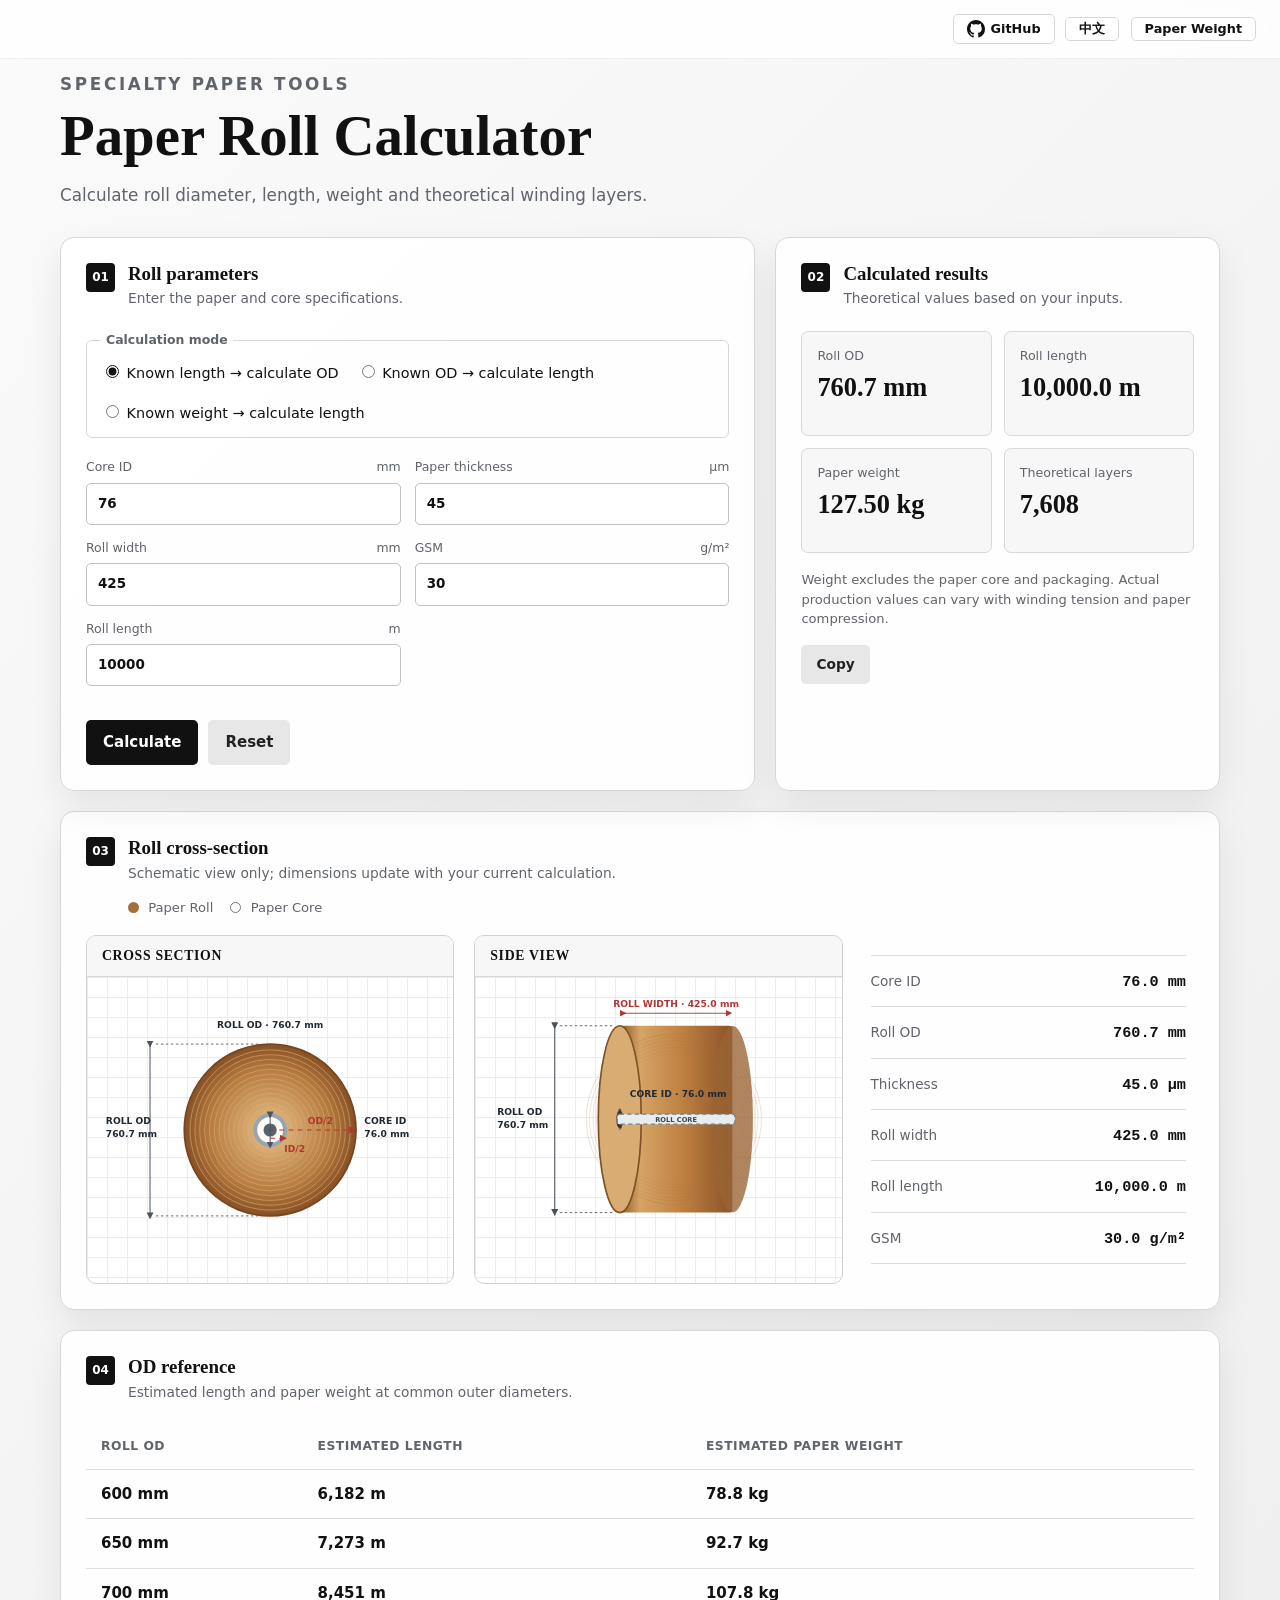
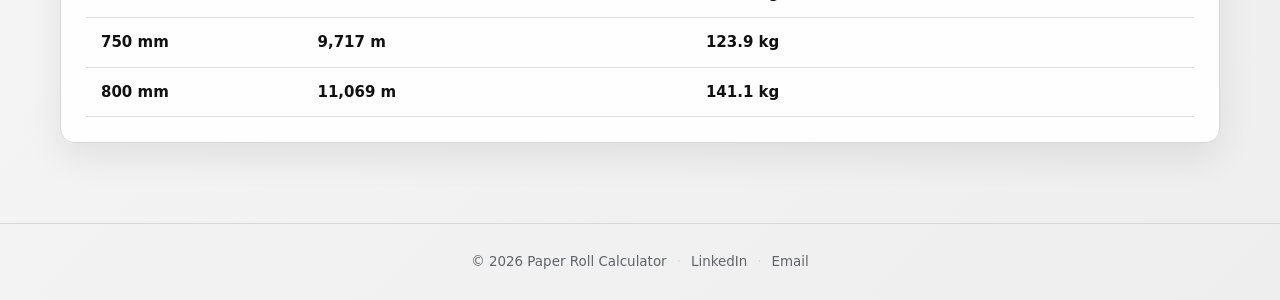
<file: index.html>
<!doctype html>
<html lang="en" id="html-root">
<head>
  <meta charset="utf-8">
  <meta name="viewport" content="width=device-width, initial-scale=1">
  <title data-i18n="title">Paper Reel Calculator</title>
  <link rel="stylesheet" href="style.css">
</head>
<body>
  <nav class="top-bar">
    <a class="gh-link" href="https://github.com/feyzhen/Paper-Roll-Calculator" target="_blank" rel="noopener" aria-label="GitHub repository">
      <svg viewBox="0 0 16 16" width="18" height="18" fill="currentColor" aria-hidden="true"><path d="M8 0C3.58 0 0 3.58 0 8c0 3.54 2.29 6.53 5.47 7.59.4.07.55-.17.55-.38 0-.19-.01-.82-.01-1.49-2.01.37-2.53-.49-2.69-.94-.09-.23-.48-.94-.82-1.13-.28-.15-.68-.52-.01-.53.63-.01 1.08.58 1.23.82.72 1.21 1.87.87 2.33.66.07-.52.28-.87.51-1.07-1.78-.2-3.64-.89-3.64-3.95 0-.87.31-1.59.82-2.15-.08-.2-.36-1.02.08-2.12 0 0 .67-.21 2.2.82.64-.18 1.32-.27 2-.27.68 0 1.36.09 2 .27 1.53-1.04 2.2-.82 2.2-.82.44 1.1.16 1.92.08 2.12.51.56.82 1.27.82 2.15 0 3.07-1.87 3.75-3.65 3.95.29.25.54.73.54 1.48 0 1.07-.01 1.93-.01 2.2 0 .21.15.46.55.38A8.013 8.013 0 0016 8c0-4.42-3.58-8-8-8z"/></svg>
      <span>GitHub</span>
    </a>
    <button class="lang-toggle" id="lang-toggle" type="button" aria-label="Switch language">中文</button>
    <a class="gh-link tool-link" href="paper-weight.html"><span data-i18n="weight_tool">Paper Weight Calculator</span></a>
  </nav>
  <main class="page-shell">
    <header class="hero">
      <div class="hero-top">
        <p class="eyebrow" data-i18n="eyebrow">SPECIALTY PAPER TOOLS</p>
      </div>
      <h1 data-i18n="heading">Paper Roll Calculator</h1>
      <p data-i18n="subheading">Calculate roll diameter, length, weight and theoretical winding layers.</p>
    </header>

    <section class="calculator-grid" aria-label="Paper roll calculator">
      <form class="card input-card" id="calculator-form">
        <div class="card-heading"><span>01</span><div><h2 data-i18n="input_title">Roll parameters</h2><p data-i18n="input_desc">Enter the paper and core specifications.</p></div></div>

        <fieldset class="mode-control">
          <legend data-i18n="mode_legend">Calculation mode</legend>
          <label><input type="radio" name="mode" value="length" checked> <span data-i18n="mode_length">Known length → calculate OD</span></label>
          <label><input type="radio" name="mode" value="od"> <span data-i18n="mode_od">Known OD → calculate length</span></label>
          <label><input type="radio" name="mode" value="weight"> <span data-i18n="mode_weight">Known weight → calculate length</span></label>
        </fieldset>

        <div class="field-grid">
          <label><span data-i18n="f_core_id">Core ID</span> <em>mm</em><input id="core-id" type="number" min="1" step="0.1" value="76"></label>
          <label><span data-i18n="f_thickness">Paper thickness</span> <em>μm</em><input id="thickness" type="number" min="0.1" step="0.1" value="45"></label>
          <label><span data-i18n="f_width">Roll width</span> <em>mm</em><input id="width" type="number" min="1" step="0.1" value="425"></label>
          <label><span data-i18n="f_gsm">GSM</span> <em>g/m²</em><input id="gsm" type="number" min="1" step="0.1" value="30"></label>
          <label id="length-field"><span data-i18n="f_length">Roll length</span> <em>m</em><input id="length" type="number" min="1" step="1" value="10000"></label>
          <label id="od-field" class="is-hidden"><span data-i18n="f_od">Roll OD</span> <em>mm</em><input id="od" type="number" min="1" step="0.1" value="760.7"></label>
          <label id="weight-field" class="is-hidden"><span data-i18n="f_weight">Roll weight</span> <em>kg</em><input id="weight" type="number" min="0.001" step="0.1" value="127.5"></label>
        </div>
        <p class="form-error" id="form-error" role="alert"></p>
        <div class="button-row"><button type="submit" data-i18n="btn_calc">Calculate</button><button type="button" class="secondary" id="btn-reset" data-i18n="btn_reset">Reset</button></div>
      </form>

      <section class="card results-card" aria-live="polite">
        <div class="card-heading"><span>02</span><div><h2 data-i18n="result_title">Calculated results</h2><p data-i18n="result_desc">Theoretical values based on your inputs.</p></div></div>
        <div class="results-grid">
          <div><span data-i18n="r_od">Roll OD</span><strong id="result-od">—</strong></div>
          <div><span data-i18n="r_length">Roll length</span><strong id="result-length">—</strong></div>
          <div><span data-i18n="r_weight">Paper weight</span><strong id="result-weight">—</strong></div>
          <div><span data-i18n="r_layers">Theoretical layers</span><strong id="result-layers">—</strong></div>
        </div>
        <p class="note" data-i18n="result_note">Weight excludes the paper core and packaging. Actual production values can vary with winding tension and paper compression.</p>
        <div class="copy-row"><button type="button" class="copy-btn" id="btn-copy" data-i18n="btn_copy">Copy</button><span class="copy-feedback" id="copy-feedback" aria-live="polite"></span></div>
      </section>
    </section>

    <section class="card visual-card">
      <div class="card-heading"><span>03</span><div><h2 data-i18n="visual_title">Roll cross-section</h2><p data-i18n="visual_desc">Schematic view only; dimensions update with your current calculation.</p></div></div>
      <div class="visual-legend"><span class="swatch paper"></span> <span data-i18n="legend_paper">Kraft paper web</span> <span class="swatch core"></span> <span data-i18n="legend_core">White paper core</span></div>
      <div class="visual-grid">
        <figure class="roll-figure"><figcaption data-i18n="fig_cross">Cross section</figcaption><div id="cross-section" class="svg-wrap"></div></figure>
        <figure class="roll-figure"><figcaption data-i18n="fig_side">Side view</figcaption><div id="side-view" class="svg-wrap"></div></figure>
        <aside class="spec-summary" aria-label="Current roll specifications" id="spec-summary"></aside>
      </div>
    </section>

    <section class="card compare-card">
      <div class="card-heading"><span>04</span><div><h2 data-i18n="compare_title">OD reference</h2><p data-i18n="compare_desc">Estimated length and paper weight at common outer diameters.</p></div></div>
      <div class="table-wrap"><table><thead><tr><th data-i18n="th_od">Roll OD</th><th data-i18n="th_length">Estimated length</th><th data-i18n="th_weight">Estimated paper weight</th></tr></thead><tbody id="comparison-body"></tbody></table></div>
    </section>
  </main>
  <footer class="site-footer">
    <div class="footer-inner">
      <span class="footer-copy" data-i18n="footer_copy">&copy; 2026 Paper Roll Calculator</span>
      <span class="footer-sep">&middot;</span>
      <a href="https://www.linkedin.com/in/yaming-ye" target="_blank" rel="noopener" data-i18n="footer_linkedin">LinkedIn</a>
      <span class="footer-sep">&middot;</span>
      <a href="mailto:ming@kaifengpaper.com" data-i18n="footer_email">Email</a>
    </div>
  </footer>
  <script src="script.js"></script>
</body>
</html>
</file>
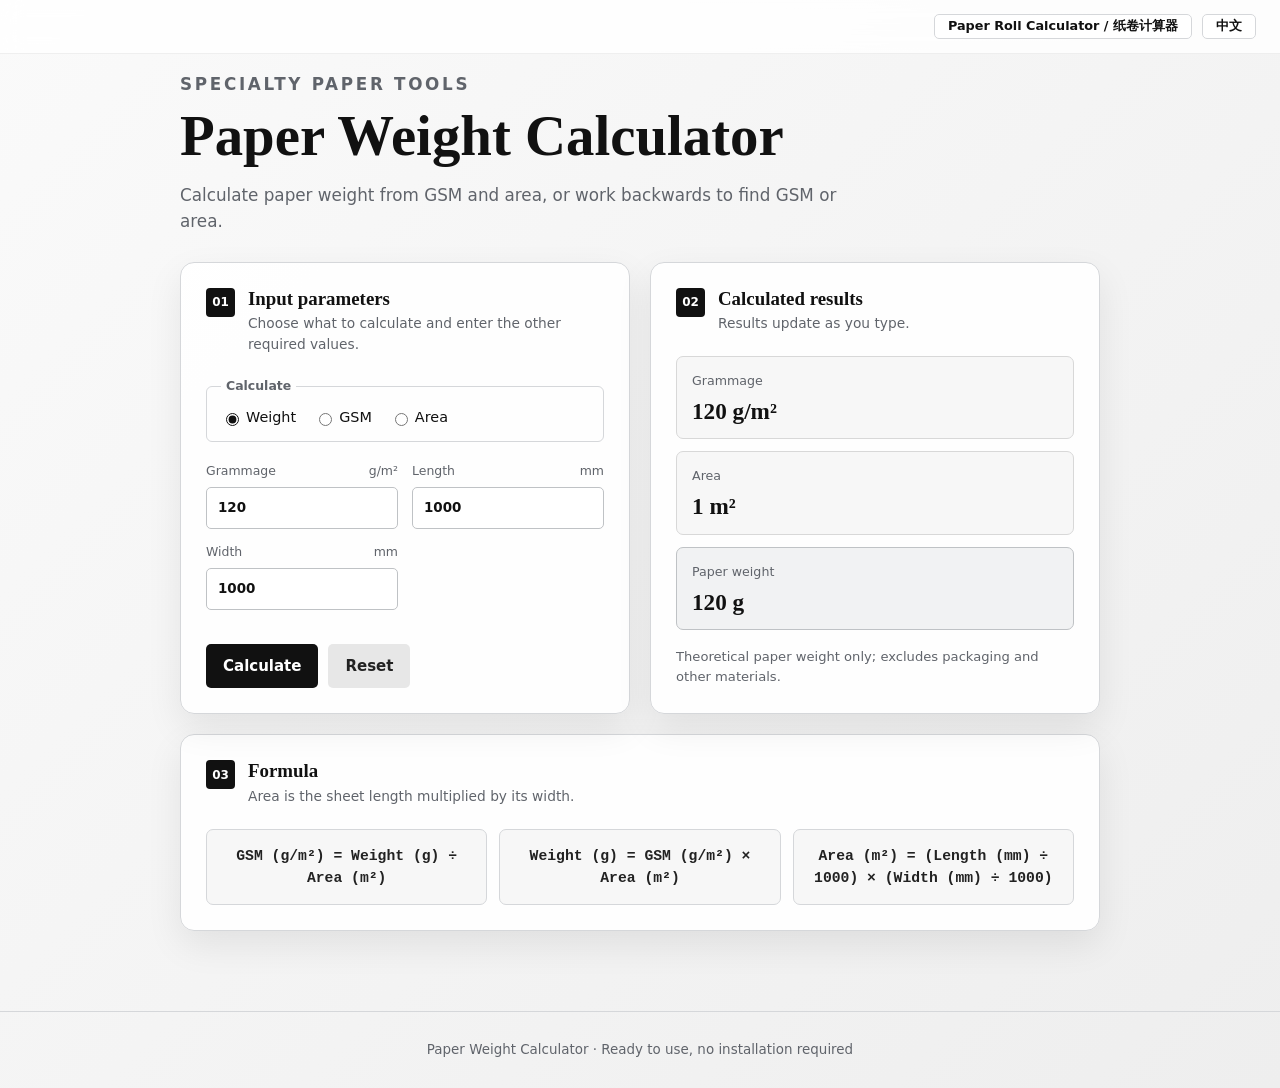
<file: paper-weight.html>
<!doctype html>
<html lang="en">
<head>
  <meta charset="utf-8">
  <meta name="viewport" content="width=device-width, initial-scale=1">
  <meta name="description" content="Paper weight, GSM and area conversion tool">
  <title>Paper Weight Calculator</title>
  <link rel="stylesheet" href="style.css">
</head>
<body>
  <nav class="top-bar">
    <a class="gh-link" href="index.html"><span>Paper Roll Calculator / 纸卷计算器</span></a>
    <button class="lang-toggle" id="lang-toggle" type="button">中文</button>
  </nav>
  <main class="page-shell weight-shell">
    <header class="hero">
      <p class="eyebrow" data-i18n="eyebrow">SPECIALTY PAPER TOOLS</p>
      <h1 data-i18n="heading">Paper Weight Calculator</h1>
      <p data-i18n="subheading">Calculate paper weight from GSM and area, or work backwards to find GSM or area.</p>
    </header>
    <section class="calculator-grid weight-grid" aria-label="Paper Weight Calculator">
      <form class="card input-card" id="weight-form">
        <div class="card-heading"><span>01</span><div><h2 data-i18n="input_title">Input parameters</h2><p data-i18n="input_desc">Choose what to calculate and enter the other required values.</p></div></div>
        <fieldset class="mode-control weight-modes">
          <legend data-i18n="mode_legend">Calculate</legend>
          <label><input type="radio" name="mode" value="weight" checked><span data-i18n="mode_weight">Weight</span></label>
          <label><input type="radio" name="mode" value="gsm"><span data-i18n="mode_gsm">GSM</span></label>
          <label><input type="radio" name="mode" value="area"><span data-i18n="mode_area">Area</span></label>
        </fieldset>
        <div class="field-grid weight-fields">
          <label id="gsm-field"><span data-i18n="f_gsm">Grammage</span><em>g/m²</em><input id="gsm" type="number" min="0.001" step="any" value="120"></label>
          <label id="length-field"><span data-i18n="f_length">Length</span><em>mm</em><input id="length" type="number" min="0.001" step="any" value="1000"></label>
          <label id="width-field"><span data-i18n="f_width">Width</span><em>mm</em><input id="width" type="number" min="0.001" step="any" value="1000"></label>
          <label id="weight-field" class="is-hidden"><span data-i18n="f_weight">Paper weight</span><em>g</em><input id="weight" type="number" min="0.001" step="any" value="120"></label>
        </div>
        <p class="form-error" id="form-error" role="alert"></p>
        <div class="button-row"><button type="submit" data-i18n="btn_calc">Calculate</button><button type="button" class="secondary" id="btn-reset" data-i18n="btn_reset">Reset</button></div>
      </form>
      <section class="card results-card" aria-live="polite">
        <div class="card-heading"><span>02</span><div><h2 data-i18n="result_title">Calculated results</h2><p data-i18n="result_desc">Results update as you type.</p></div></div>
        <div class="results-grid weight-results">
          <div><span data-i18n="r_gsm">Grammage</span><strong id="result-gsm">—</strong></div>
          <div><span data-i18n="r_area">Area</span><strong id="result-area">—</strong></div>
          <div class="weight-highlight"><span data-i18n="r_weight">Paper weight</span><strong id="result-weight">—</strong></div>
        </div>
        <p class="note" data-i18n="result_note">Theoretical paper weight only; excludes packaging and other materials.</p>
      </section>
    </section>
    <section class="card formula-card">
      <div class="card-heading"><span>03</span><div><h2 data-i18n="formula_title">Formula</h2><p data-i18n="formula_desc">Area is the sheet length multiplied by its width.</p></div></div>
      <div class="formula-display"><span data-i18n="formula_gsm">GSM (g/m²) = Weight (g) ÷ Area (m²)</span><span data-i18n="formula_weight">Weight (g) = GSM (g/m²) × Area (m²)</span><span data-i18n="formula_area">Area (m²) = (Length (mm) ÷ 1000) × (Width (mm) ÷ 1000)</span></div>
    </section>
  </main>
  <footer class="site-footer"><div class="footer-inner"><span data-i18n="footer">Paper Weight Calculator · Ready to use, no installation required</span></div></footer>
  <script src="paper-weight.js"></script>
</body>
</html>
</file>
<file: style.css>
:root { --ink:#111; --muted:#60646b; --line:#d5d7da; --paper:#f1f2f3; --paper-light:#fff; --kraft:#a66f3a; --kraft-dark:#75461f; --core:#faf9f5; --accent:#111; --shadow:0 14px 36px rgba(0,0,0,.08); }
* { box-sizing:border-box; }
body { margin:0; color:var(--ink); font:15px/1.5 Inter, ui-sans-serif, system-ui, -apple-system, "Segoe UI", sans-serif; background:linear-gradient(135deg,#fafafa,#eeeeee); }
.page-shell { width:min(1160px,calc(100% - 32px)); margin:0 auto; padding:72px 0 40px; }
.hero { max-width:700px; margin-bottom:28px; }.hero-top { display:flex; justify-content:space-between; align-items:flex-start; gap:12px; }.eyebrow { margin:0 0 8px; color:var(--accent); font-size:.74rem; font-weight:800; letter-spacing:.16em; }.hero h1 { margin:0; font:700 clamp(2rem,5vw,3.55rem)/1.08 Georgia,serif; }.hero p { color:var(--muted); font-size:1.05rem; }.top-bar { position:fixed; top:0; right:0; left:0; z-index:100; display:flex; justify-content:flex-end; align-items:center; gap:10px; padding:14px 24px; background:rgba(255,255,255,.82); backdrop-filter:blur(10px); -webkit-backdrop-filter:blur(10px); border-bottom:1px solid rgba(0,0,0,.06); }.gh-link { display:inline-flex; align-items:center; gap:6px; padding:5px 13px; border:1.5px solid var(--line); border-radius:5px; background:rgba(255,255,255,.85); color:var(--ink); font:700 .8rem/1 system-ui,sans-serif; text-decoration:none; transition:border-color .15s,background .15s; }.gh-link:hover { border-color:var(--accent); background:#fff; }.gh-link svg { flex-shrink:0; }.lang-toggle { flex-shrink:0; padding:5px 13px; border:1.5px solid var(--line); border-radius:5px; background:rgba(255,255,255,.85); color:var(--ink); font:700 .8rem/1 system-ui,sans-serif; cursor:pointer; transition:border-color .15s,background .15s; }.lang-toggle:hover { border-color:var(--accent); background:#fff; }
.site-footer { margin-top:40px; padding:28px 0; border-top:1px solid var(--line); text-align:center; }.footer-inner { display:flex; justify-content:center; align-items:center; gap:10px; flex-wrap:wrap; color:var(--muted); font-size:.84rem; }.footer-inner a { color:var(--muted); text-decoration:none; transition:color .15s; }.footer-inner a:hover { color:var(--ink); }.footer-sep { color:var(--line); }
.calculator-grid { display:grid; grid-template-columns:1.22fr .78fr; gap:20px; }.card { background:rgba(255,255,255,.94); border:1px solid var(--line); border-radius:14px; box-shadow:var(--shadow); padding:25px; }.card-heading { display:flex; gap:13px; align-items:flex-start; margin-bottom:22px; }.card-heading>span { display:grid; place-items:center; flex:0 0 29px; height:29px; border-radius:4px; background:#111; color:#fff; font-size:.75rem; font-weight:800; }.card h2 { margin:0; font:700 1.18rem/1.15 Georgia,serif; }.card-heading p { margin:4px 0 0; color:var(--muted); font-size:.86rem; }
fieldset { margin:0 0 20px; padding:12px 14px; border:1px solid var(--line); border-radius:6px; } legend { color:var(--muted); padding:0 5px; font-size:.78rem; font-weight:700; }.mode-control { display:flex; gap:18px; flex-wrap:wrap; }.mode-control label { cursor:pointer; font-size:.9rem; }.mode-control input { accent-color:var(--accent); }
.field-grid { display:grid; grid-template-columns:repeat(2,1fr); gap:14px; }.field-grid label { display:grid; grid-template-columns:1fr auto; gap:6px; color:#252525; font-size:.84rem; font-weight:700; }.field-grid label span { color:var(--muted); font-size:.78rem; font-weight:500; }.field-grid label em { font-style:normal; color:var(--muted); font-size:.78rem; font-weight:500; }.field-grid input { grid-column:1/-1; width:100%; border:1px solid #bfc2c5; border-radius:5px; background:#fff; color:var(--ink); padding:10px 11px; font:inherit; outline:none; }.field-grid input:focus { border-color:#111; box-shadow:0 0 0 3px rgba(0,0,0,.1); }.is-hidden { display:none !important; }.form-error { min-height:1.25em; margin:12px 0 0; color:#a4352d; font-size:.85rem; }.button-row { display:flex; gap:10px; margin-top:5px; } button { border:0; border-radius:5px; background:var(--accent); color:white; cursor:pointer; padding:11px 17px; font:inherit; font-weight:750; } button:hover { background:#333; } button.secondary { background:#e7e7e7; color:#222; }
.results-grid { display:grid; grid-template-columns:repeat(2,1fr); gap:12px; }.results-grid>div { min-height:105px; padding:15px; border:1px solid #d8d8d8; border-radius:7px; background:#f7f7f7; }.results-grid span { display:block; color:var(--muted); font-size:.79rem; }.results-grid strong { display:block; margin-top:8px; font:700 clamp(1.25rem,2.5vw,1.65rem)/1.05 Georgia,serif; color:var(--accent); }.note { margin:17px 0 0; color:var(--muted); font-size:.82rem; }
.visual-card,.compare-card { margin-top:20px; }.visual-legend { margin:-7px 0 17px 42px; color:var(--muted); font-size:.82rem; }.swatch { display:inline-block; width:11px; height:11px; margin:0 5px 0 13px; border-radius:50%; vertical-align:-1px; }.swatch:first-child { margin-left:0; }.swatch.paper { background:var(--kraft); }.swatch.core { background:#fff; border:1px solid #777; }.visual-grid { display:grid; grid-template-columns:minmax(0,1fr) minmax(0,1fr) minmax(220px,.9fr); gap:20px; align-items:stretch; }.roll-figure { margin:0; min-width:0; border:1px solid #cfd2d4; border-radius:10px; background:#fff; overflow:hidden; }.roll-figure figcaption { padding:12px 15px; color:#111; border-bottom:1px solid #d7d7d7; background:#f7f7f7; font:700 .86rem Georgia,serif; text-transform:uppercase; letter-spacing:.05em; }.svg-wrap { min-height:305px; padding:8px; background-image:linear-gradient(#e8edf1 1px,transparent 1px),linear-gradient(90deg,#e8edf1 1px,transparent 1px); background-size:20px 20px; }.svg-wrap svg { display:block; width:100%; height:290px; }.spec-summary { display:grid; align-content:center; padding:0 8px; }.spec-summary div { display:flex; justify-content:space-between; align-items:baseline; gap:12px; padding:15px 0; border-bottom:1px solid #d8dce0; }.spec-summary div:first-child { border-top:1px solid #d8dce0; }.spec-summary span { color:var(--muted); font-size:.85rem; }.spec-summary strong { color:#111; font:700 .95rem ui-monospace,SFMono-Regular,Menlo,Consolas,monospace; text-align:right; }.table-wrap { overflow-x:auto; } table { width:100%; border-collapse:collapse; text-align:left; } th,td { padding:13px 15px; border-bottom:1px solid #dedede; white-space:nowrap; } th { color:var(--muted); font-size:.77rem; letter-spacing:.04em; text-transform:uppercase; } td { font-weight:650; } td:first-child { color:var(--accent); }
@media (max-width:960px) { .visual-grid { grid-template-columns:1fr 1fr; }.spec-summary { grid-column:1/-1; grid-template-columns:repeat(3,1fr); gap:0 18px; }.spec-summary div { padding:12px 0; } }
@media (max-width:760px) { .page-shell { width:min(100% - 22px,1160px); padding-top:60px; }.top-bar { padding:10px 16px; gap:8px; }.calculator-grid,.visual-grid { grid-template-columns:1fr; }.card { padding:19px; }.visual-legend { margin-left:0; }.svg-wrap { min-height:265px; }.svg-wrap svg { height:250px; }.spec-summary { grid-column:auto; grid-template-columns:1fr; } }
@media (max-width:410px) { .field-grid,.results-grid { grid-template-columns:1fr; }.mode-control { display:grid; gap:8px; } }
.weight-shell { max-width:920px; }.weight-grid { grid-template-columns:1fr 1fr; }.weight-modes { gap:10px 18px; }.weight-modes label { display:inline-flex; align-items:center; gap:4px; }.weight-results { grid-template-columns:1fr; }.weight-results>div { min-height:78px; }.weight-results strong { font-size:1.45rem; }.weight-highlight { background:#f1f2f3 !important; border-color:#bfc2c5 !important; }.formula-card { margin-top:20px; }.formula-display { display:grid; grid-template-columns:repeat(3,1fr); gap:12px; }.formula-display span { display:grid; place-items:center; min-height:76px; padding:12px; border:1px solid var(--line); border-radius:7px; background:#f7f7f7; color:#222; text-align:center; font:600 .92rem/1.5 ui-monospace,SFMono-Regular,Menlo,Consolas,monospace; }.tool-link { margin-left:2px; }
@media (max-width:760px) { .weight-grid { grid-template-columns:1fr; }.formula-display { grid-template-columns:1fr; }.weight-shell { padding-top:68px; } }
.copy-row { display:flex; align-items:center; gap:10px; margin-top:16px; flex-wrap:wrap; }.copy-btn { background:#e7e7e7; color:#222; padding:9px 15px; font-size:.86rem; }.copy-btn:hover { background:#d9d9d9; }.copy-feedback { color:#1a7f37; font-size:.85rem; font-weight:650; }.copy-feedback.is-error { color:#a4352d; }
</file>
